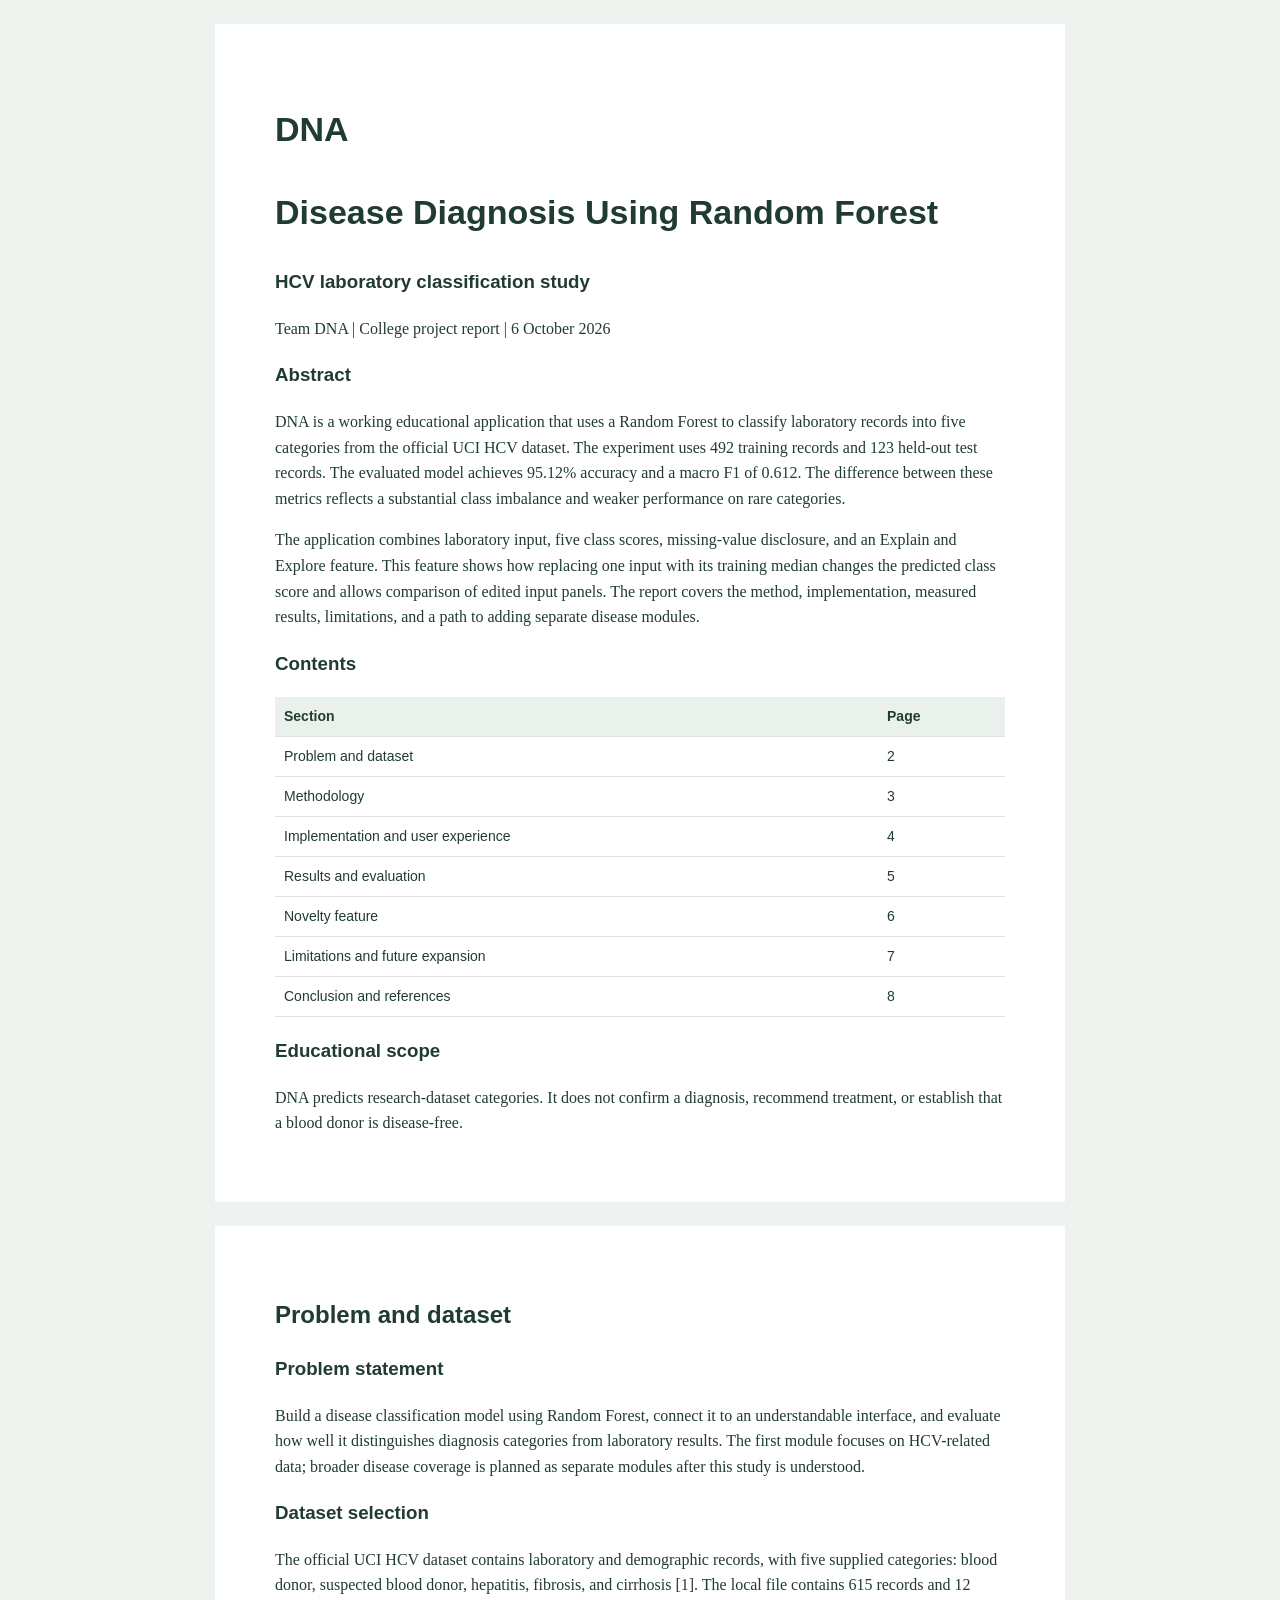
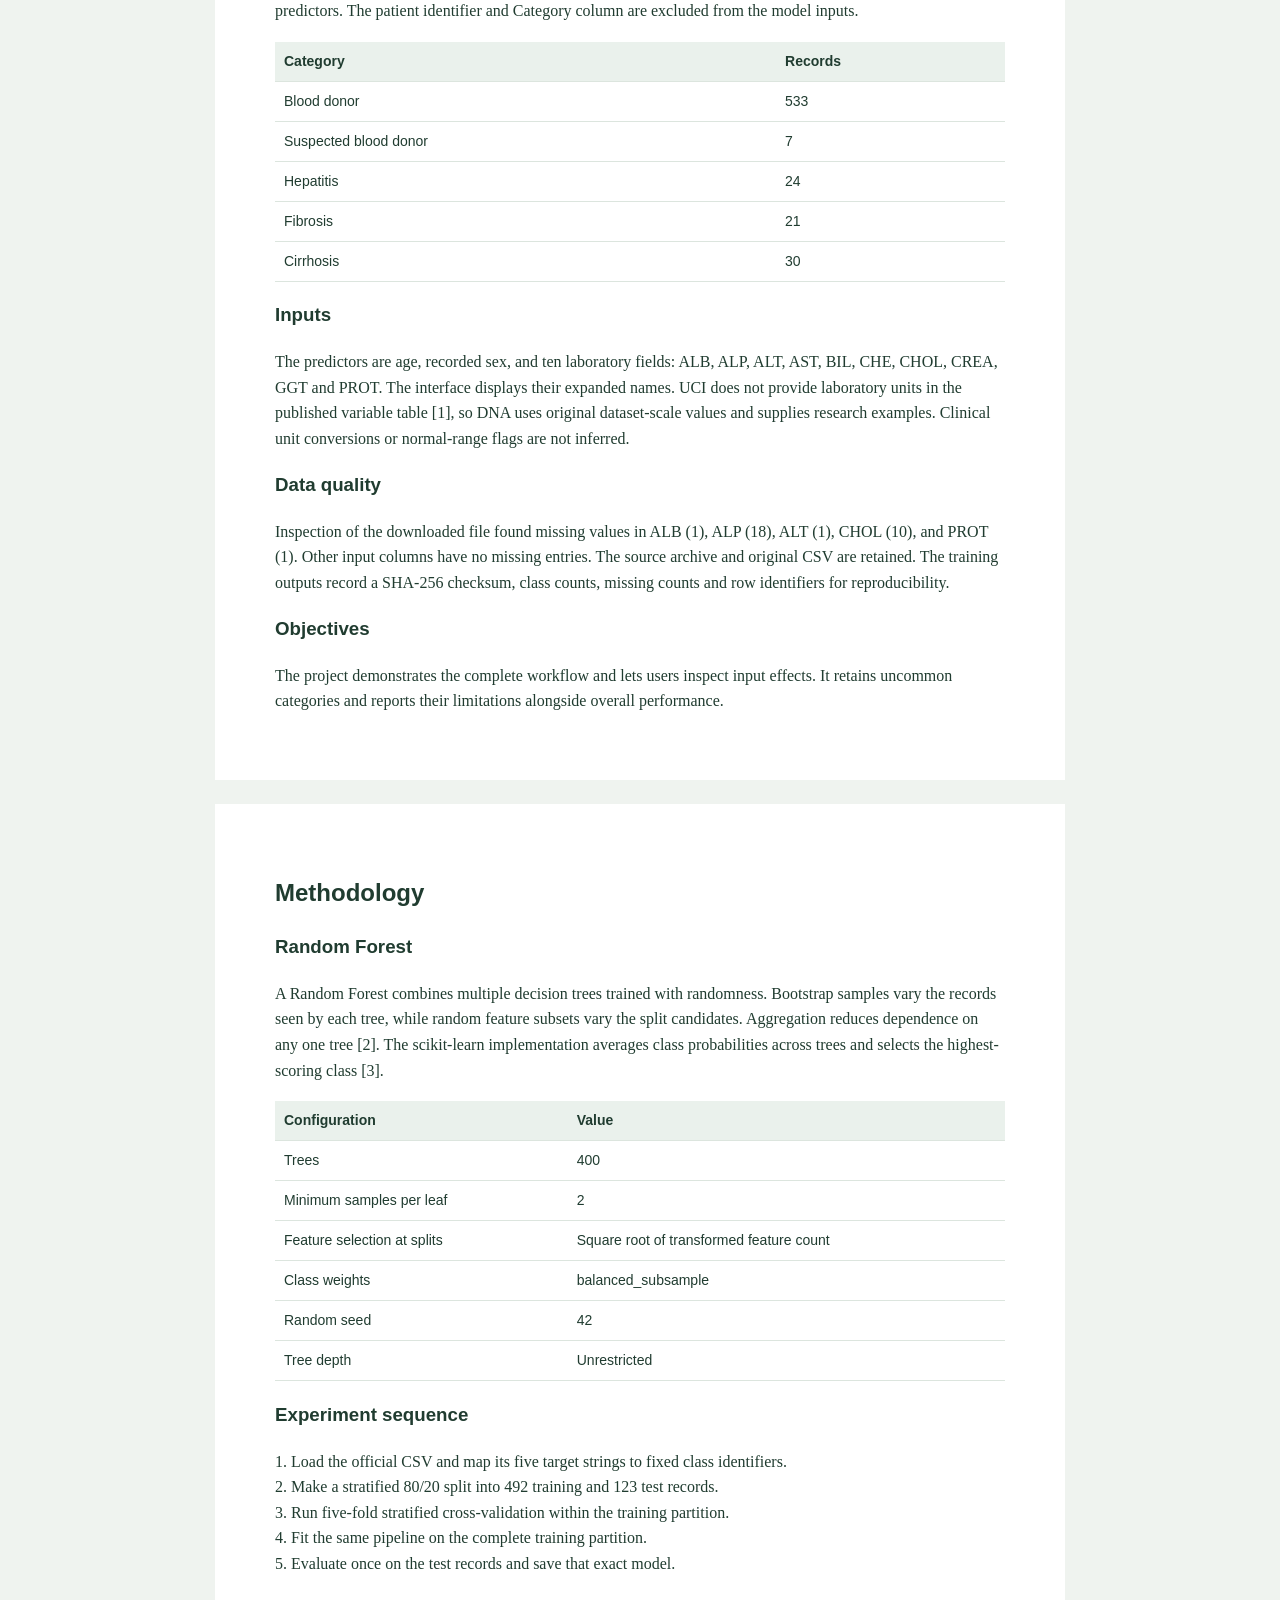
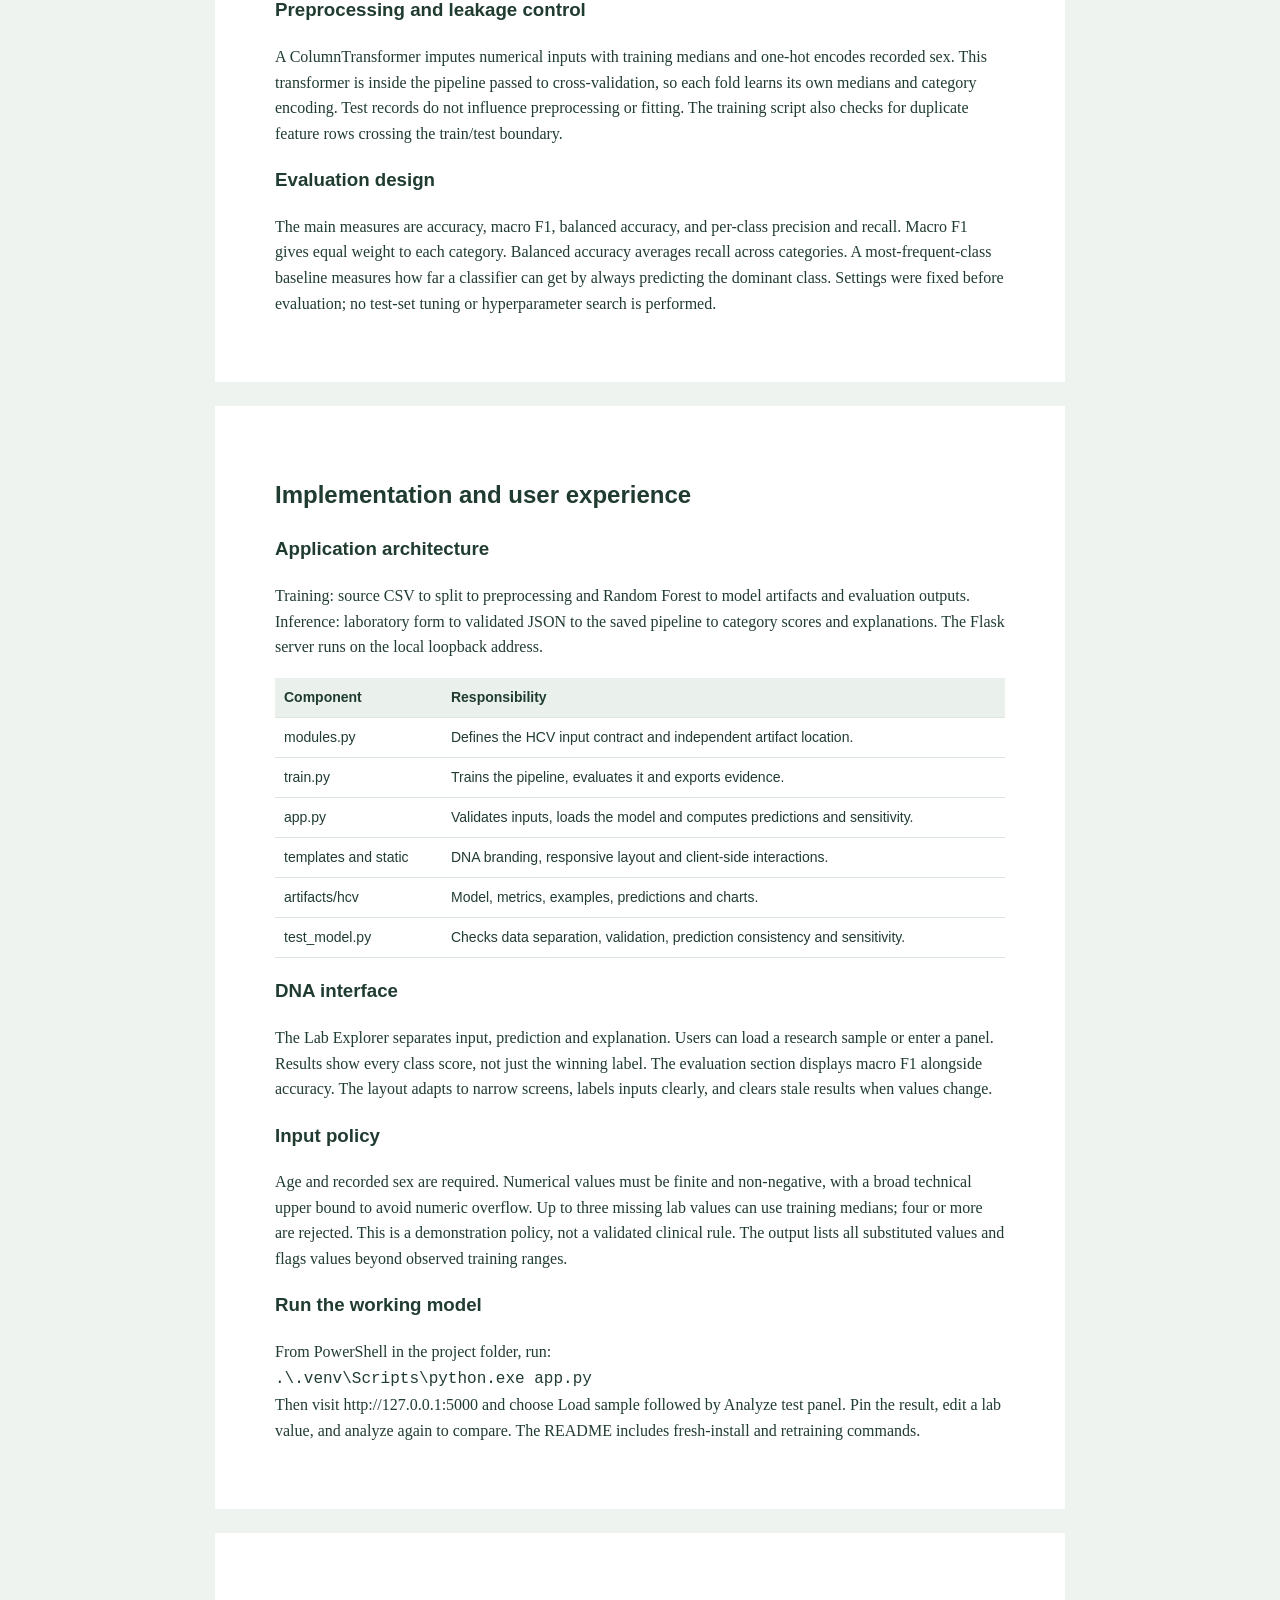
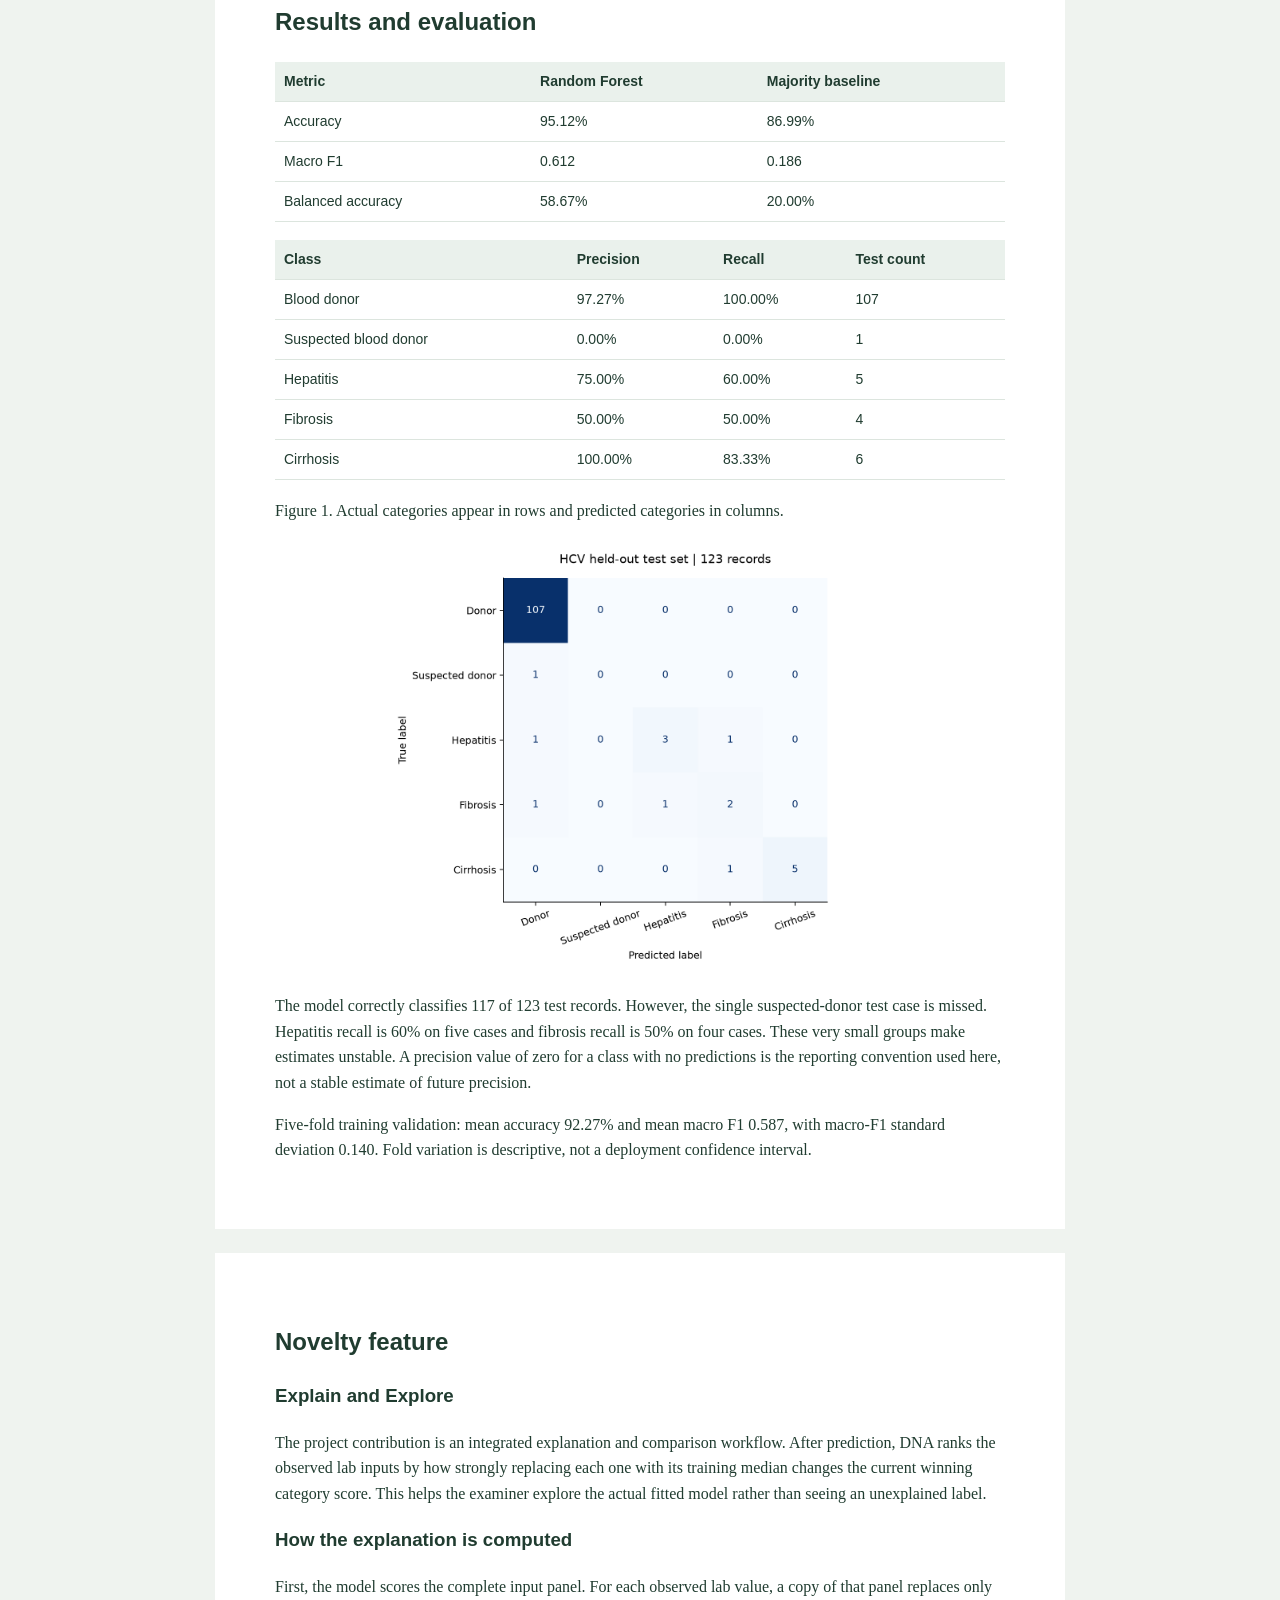
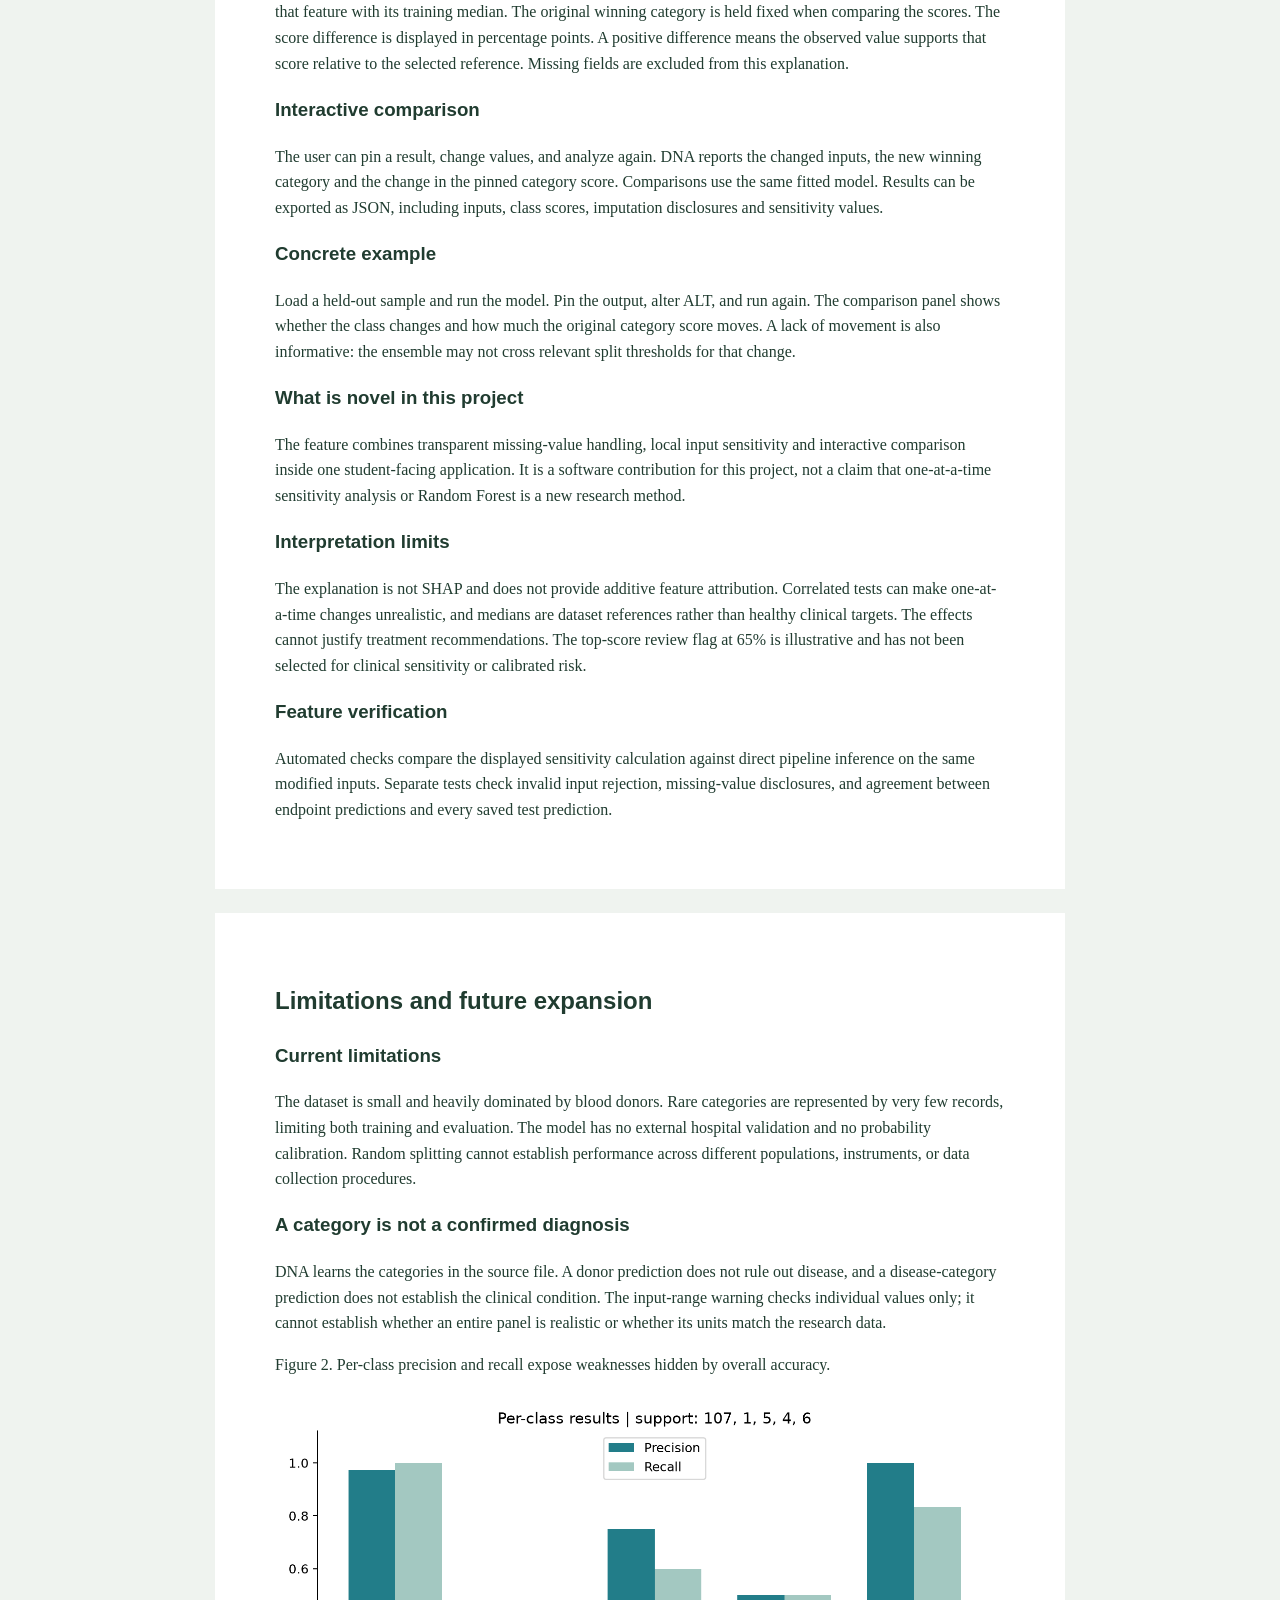
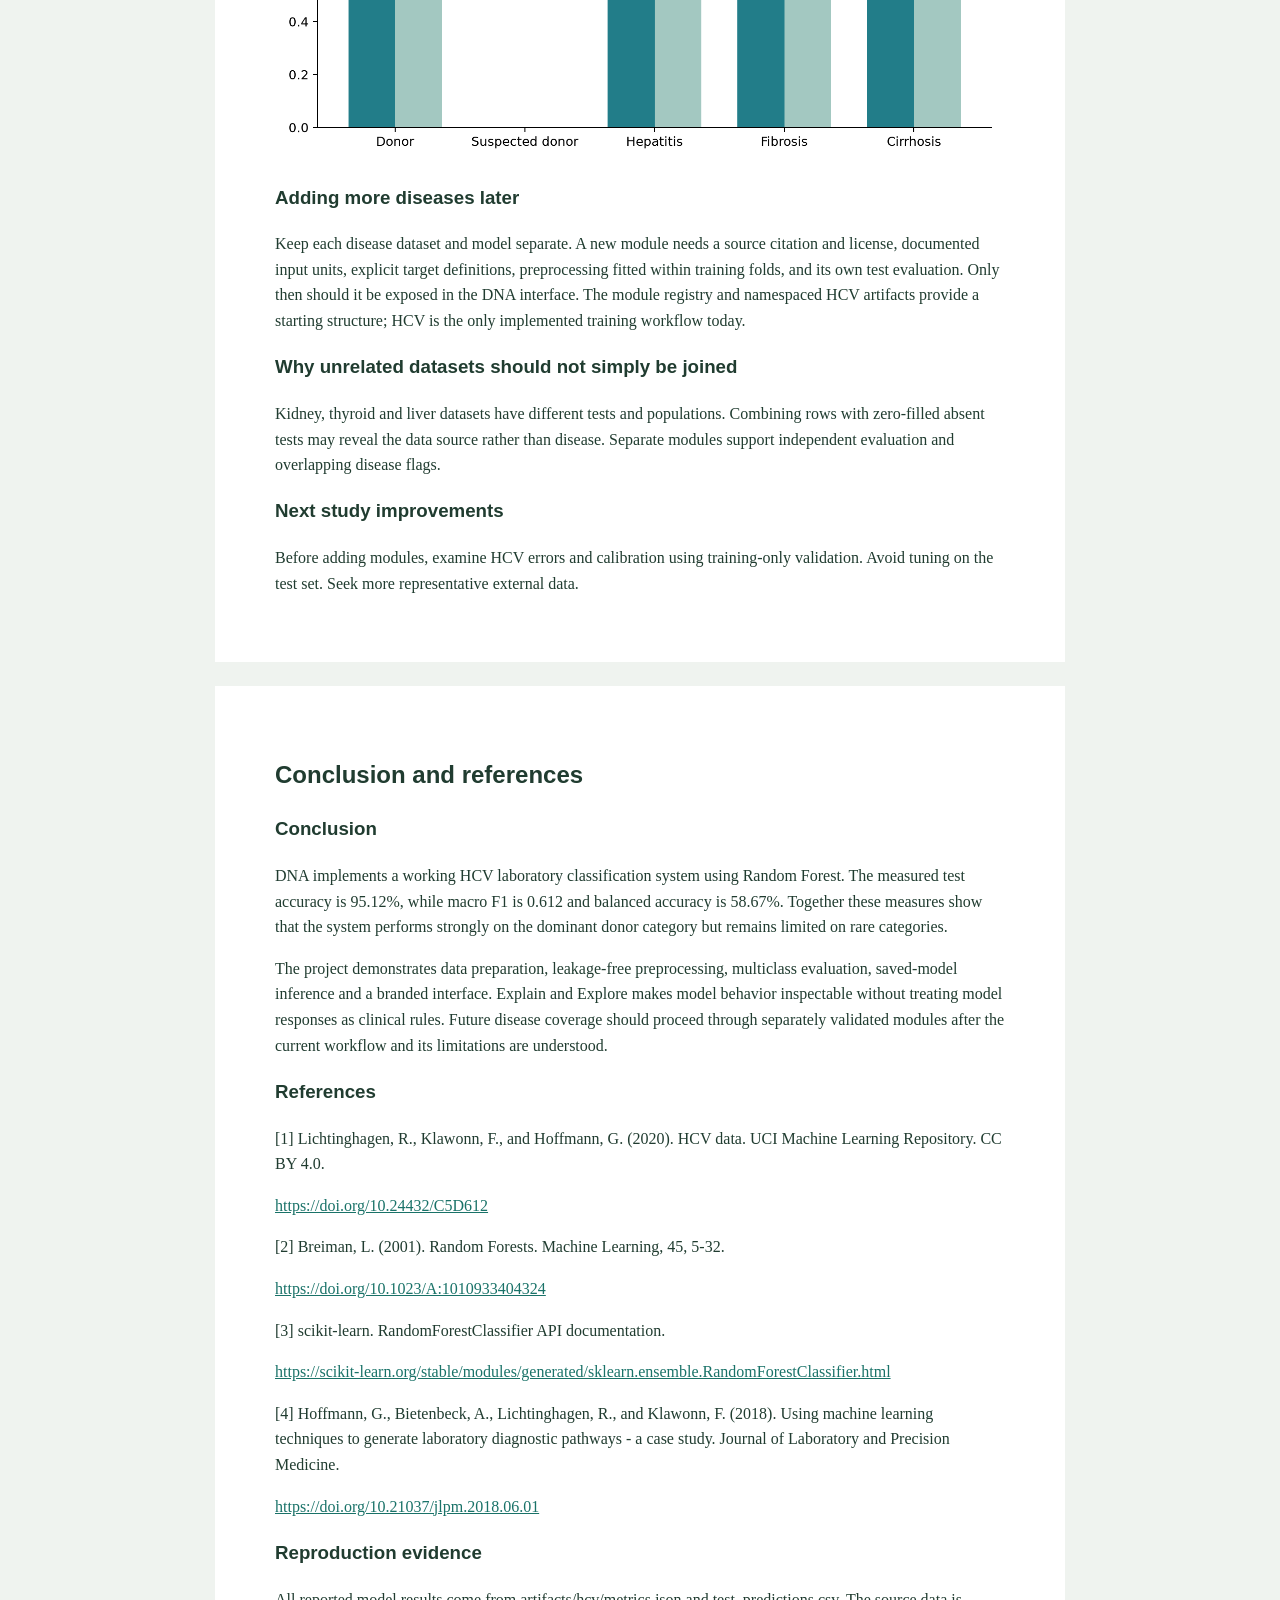
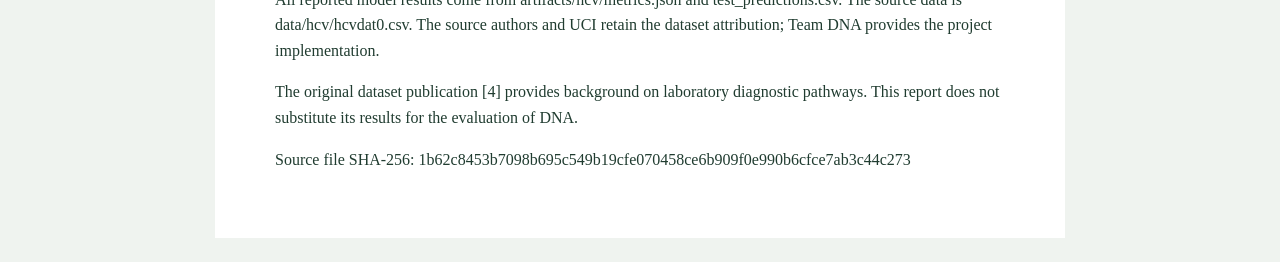
<file: report/DNA_HCV_Report.html>
<!doctype html><html lang="en"><meta charset="utf-8"><title>DNA HCV project report</title><style>body{font:16px/1.6 Georgia,serif;background:#eff3ef;color:#203c30;margin:0}section{box-sizing:border-box;max-width:850px;background:white;margin:24px auto;padding:50px 60px}h1,h2,h3{font-family:Arial}h1{font-size:34px}table{border-collapse:collapse;width:100%;font:14px/1.5 Arial;margin:18px 0}td,th{padding:9px;border-bottom:1px solid #dce5de;text-align:left;vertical-align:top}th{background:#eaf1ec}img{display:block;max-width:100%;max-height:430px;margin:20px auto}a{overflow-wrap:anywhere;color:#197268}@media print{section{page-break-after:always;margin:0;padding:0}}</style><body><section><h1>DNA</h1><h1>Disease Diagnosis Using Random Forest</h1><h3>HCV laboratory classification study</h3><p>Team DNA | College project report | 6 October 2026</p><h3>Abstract</h3><p>DNA is a working educational application that uses a Random Forest to classify laboratory records into five categories from the official UCI HCV dataset. The experiment uses 492 training records and 123 held-out test records. The evaluated model achieves 95.12% accuracy and a macro F1 of 0.612. The difference between these metrics reflects a substantial class imbalance and weaker performance on rare categories.</p><p>The application combines laboratory input, five class scores, missing-value disclosure, and an Explain and Explore feature. This feature shows how replacing one input with its training median changes the predicted class score and allows comparison of edited input panels. The report covers the method, implementation, measured results, limitations, and a path to adding separate disease modules.</p><h3>Contents</h3><table><tr><th>Section</th><th>Page</th></tr><tr><td>Problem and dataset</td><td>2</td></tr><tr><td>Methodology</td><td>3</td></tr><tr><td>Implementation and user experience</td><td>4</td></tr><tr><td>Results and evaluation</td><td>5</td></tr><tr><td>Novelty feature</td><td>6</td></tr><tr><td>Limitations and future expansion</td><td>7</td></tr><tr><td>Conclusion and references</td><td>8</td></tr></table><h3>Educational scope</h3><p>DNA predicts research-dataset categories. It does not confirm a diagnosis, recommend treatment, or establish that a blood donor is disease-free.</p></section><section><h2>Problem and dataset</h2><h3>Problem statement</h3><p>Build a disease classification model using Random Forest, connect it to an understandable interface, and evaluate how well it distinguishes diagnosis categories from laboratory results. The first module focuses on HCV-related data; broader disease coverage is planned as separate modules after this study is understood.</p><h3>Dataset selection</h3><p>The official UCI HCV dataset contains laboratory and demographic records, with five supplied categories: blood donor, suspected blood donor, hepatitis, fibrosis, and cirrhosis [1]. The local file contains 615 records and 12 predictors. The patient identifier and Category column are excluded from the model inputs.</p><table><tr><th>Category</th><th>Records</th></tr><tr><td>Blood donor</td><td>533</td></tr><tr><td>Suspected blood donor</td><td>7</td></tr><tr><td>Hepatitis</td><td>24</td></tr><tr><td>Fibrosis</td><td>21</td></tr><tr><td>Cirrhosis</td><td>30</td></tr></table><h3>Inputs</h3><p>The predictors are age, recorded sex, and ten laboratory fields: ALB, ALP, ALT, AST, BIL, CHE, CHOL, CREA, GGT and PROT. The interface displays their expanded names. UCI does not provide laboratory units in the published variable table [1], so DNA uses original dataset-scale values and supplies research examples. Clinical unit conversions or normal-range flags are not inferred.</p><h3>Data quality</h3><p>Inspection of the downloaded file found missing values in ALB (1), ALP (18), ALT (1), CHOL (10), and PROT (1). Other input columns have no missing entries. The source archive and original CSV are retained. The training outputs record a SHA-256 checksum, class counts, missing counts and row identifiers for reproducibility.</p><h3>Objectives</h3><p>The project demonstrates the complete workflow and lets users inspect input effects. It retains uncommon categories and reports their limitations alongside overall performance.</p></section><section><h2>Methodology</h2><h3>Random Forest</h3><p>A Random Forest combines multiple decision trees trained with randomness. Bootstrap samples vary the records seen by each tree, while random feature subsets vary the split candidates. Aggregation reduces dependence on any one tree [2]. The scikit-learn implementation averages class probabilities across trees and selects the highest-scoring class [3].</p><table><tr><th>Configuration</th><th>Value</th></tr><tr><td>Trees</td><td>400</td></tr><tr><td>Minimum samples per leaf</td><td>2</td></tr><tr><td>Feature selection at splits</td><td>Square root of transformed feature count</td></tr><tr><td>Class weights</td><td>balanced_subsample</td></tr><tr><td>Random seed</td><td>42</td></tr><tr><td>Tree depth</td><td>Unrestricted</td></tr></table><h3>Experiment sequence</h3><p>1. Load the official CSV and map its five target strings to fixed class identifiers.<br/>2. Make a stratified 80/20 split into 492 training and 123 test records.<br/>3. Run five-fold stratified cross-validation within the training partition.<br/>4. Fit the same pipeline on the complete training partition.<br/>5. Evaluate once on the test records and save that exact model.</p><h3>Preprocessing and leakage control</h3><p>A ColumnTransformer imputes numerical inputs with training medians and one-hot encodes recorded sex. This transformer is inside the pipeline passed to cross-validation, so each fold learns its own medians and category encoding. Test records do not influence preprocessing or fitting. The training script also checks for duplicate feature rows crossing the train/test boundary.</p><h3>Evaluation design</h3><p>The main measures are accuracy, macro F1, balanced accuracy, and per-class precision and recall. Macro F1 gives equal weight to each category. Balanced accuracy averages recall across categories. A most-frequent-class baseline measures how far a classifier can get by always predicting the dominant class. Settings were fixed before evaluation; no test-set tuning or hyperparameter search is performed.</p></section><section><h2>Implementation and user experience</h2><h3>Application architecture</h3><p>Training: source CSV to split to preprocessing and Random Forest to model artifacts and evaluation outputs. Inference: laboratory form to validated JSON to the saved pipeline to category scores and explanations. The Flask server runs on the local loopback address.</p><table><tr><th>Component</th><th>Responsibility</th></tr><tr><td>modules.py</td><td>Defines the HCV input contract and independent artifact location.</td></tr><tr><td>train.py</td><td>Trains the pipeline, evaluates it and exports evidence.</td></tr><tr><td>app.py</td><td>Validates inputs, loads the model and computes predictions and sensitivity.</td></tr><tr><td>templates and static</td><td>DNA branding, responsive layout and client-side interactions.</td></tr><tr><td>artifacts/hcv</td><td>Model, metrics, examples, predictions and charts.</td></tr><tr><td>test_model.py</td><td>Checks data separation, validation, prediction consistency and sensitivity.</td></tr></table><h3>DNA interface</h3><p>The Lab Explorer separates input, prediction and explanation. Users can load a research sample or enter a panel. Results show every class score, not just the winning label. The evaluation section displays macro F1 alongside accuracy. The layout adapts to narrow screens, labels inputs clearly, and clears stale results when values change.</p><h3>Input policy</h3><p>Age and recorded sex are required. Numerical values must be finite and non-negative, with a broad technical upper bound to avoid numeric overflow. Up to three missing lab values can use training medians; four or more are rejected. This is a demonstration policy, not a validated clinical rule. The output lists all substituted values and flags values beyond observed training ranges.</p><h3>Run the working model</h3><p>From PowerShell in the project folder, run:<br/><font face="Courier">.\.venv\Scripts\python.exe app.py</font><br/>Then visit http://127.0.0.1:5000 and choose Load sample followed by Analyze test panel. Pin the result, edit a lab value, and analyze again to compare. The README includes fresh-install and retraining commands.</p></section><section><h2>Results and evaluation</h2><table><tr><th>Metric</th><th>Random Forest</th><th>Majority baseline</th></tr><tr><td>Accuracy</td><td>95.12%</td><td>86.99%</td></tr><tr><td>Macro F1</td><td>0.612</td><td>0.186</td></tr><tr><td>Balanced accuracy</td><td>58.67%</td><td>20.00%</td></tr></table><table><tr><th>Class</th><th>Precision</th><th>Recall</th><th>Test count</th></tr><tr><td>Blood donor</td><td>97.27%</td><td>100.00%</td><td>107</td></tr><tr><td>Suspected blood donor</td><td>0.00%</td><td>0.00%</td><td>1</td></tr><tr><td>Hepatitis</td><td>75.00%</td><td>60.00%</td><td>5</td></tr><tr><td>Fibrosis</td><td>50.00%</td><td>50.00%</td><td>4</td></tr><tr><td>Cirrhosis</td><td>100.00%</td><td>83.33%</td><td>6</td></tr></table><p>Figure 1. Actual categories appear in rows and predicted categories in columns.</p><img alt="Figure 1. Actual categories appear in rows and predicted categories in columns." src="[data-uri]"><p>The model correctly classifies 117 of 123 test records. However, the single suspected-donor test case is missed. Hepatitis recall is 60% on five cases and fibrosis recall is 50% on four cases. These very small groups make estimates unstable. A precision value of zero for a class with no predictions is the reporting convention used here, not a stable estimate of future precision.</p><p>Five-fold training validation: mean accuracy 92.27% and mean macro F1 0.587, with macro-F1 standard deviation 0.140. Fold variation is descriptive, not a deployment confidence interval.</p></section><section><h2>Novelty feature</h2><h3>Explain and Explore</h3><p>The project contribution is an integrated explanation and comparison workflow. After prediction, DNA ranks the observed lab inputs by how strongly replacing each one with its training median changes the current winning category score. This helps the examiner explore the actual fitted model rather than seeing an unexplained label.</p><h3>How the explanation is computed</h3><p>First, the model scores the complete input panel. For each observed lab value, a copy of that panel replaces only that feature with its training median. The original winning category is held fixed when comparing the scores. The score difference is displayed in percentage points. A positive difference means the observed value supports that score relative to the selected reference. Missing fields are excluded from this explanation.</p><h3>Interactive comparison</h3><p>The user can pin a result, change values, and analyze again. DNA reports the changed inputs, the new winning category and the change in the pinned category score. Comparisons use the same fitted model. Results can be exported as JSON, including inputs, class scores, imputation disclosures and sensitivity values.</p><h3>Concrete example</h3><p>Load a held-out sample and run the model. Pin the output, alter ALT, and run again. The comparison panel shows whether the class changes and how much the original category score moves. A lack of movement is also informative: the ensemble may not cross relevant split thresholds for that change.</p><h3>What is novel in this project</h3><p>The feature combines transparent missing-value handling, local input sensitivity and interactive comparison inside one student-facing application. It is a software contribution for this project, not a claim that one-at-a-time sensitivity analysis or Random Forest is a new research method.</p><h3>Interpretation limits</h3><p>The explanation is not SHAP and does not provide additive feature attribution. Correlated tests can make one-at-a-time changes unrealistic, and medians are dataset references rather than healthy clinical targets. The effects cannot justify treatment recommendations. The top-score review flag at 65% is illustrative and has not been selected for clinical sensitivity or calibrated risk.</p><h3>Feature verification</h3><p>Automated checks compare the displayed sensitivity calculation against direct pipeline inference on the same modified inputs. Separate tests check invalid input rejection, missing-value disclosures, and agreement between endpoint predictions and every saved test prediction.</p></section><section><h2>Limitations and future expansion</h2><h3>Current limitations</h3><p>The dataset is small and heavily dominated by blood donors. Rare categories are represented by very few records, limiting both training and evaluation. The model has no external hospital validation and no probability calibration. Random splitting cannot establish performance across different populations, instruments, or data collection procedures.</p><h3>A category is not a confirmed diagnosis</h3><p>DNA learns the categories in the source file. A donor prediction does not rule out disease, and a disease-category prediction does not establish the clinical condition. The input-range warning checks individual values only; it cannot establish whether an entire panel is realistic or whether its units match the research data.</p><p>Figure 2. Per-class precision and recall expose weaknesses hidden by overall accuracy.</p><img alt="Figure 2. Per-class precision and recall expose weaknesses hidden by overall accuracy." src="[data-uri]"><h3>Adding more diseases later</h3><p>Keep each disease dataset and model separate. A new module needs a source citation and license, documented input units, explicit target definitions, preprocessing fitted within training folds, and its own test evaluation. Only then should it be exposed in the DNA interface. The module registry and namespaced HCV artifacts provide a starting structure; HCV is the only implemented training workflow today.</p><h3>Why unrelated datasets should not simply be joined</h3><p>Kidney, thyroid and liver datasets have different tests and populations. Combining rows with zero-filled absent tests may reveal the data source rather than disease. Separate modules support independent evaluation and overlapping disease flags.</p><h3>Next study improvements</h3><p>Before adding modules, examine HCV errors and calibration using training-only validation. Avoid tuning on the test set. Seek more representative external data.</p></section><section><h2>Conclusion and references</h2><h3>Conclusion</h3><p>DNA implements a working HCV laboratory classification system using Random Forest. The measured test accuracy is 95.12%, while macro F1 is 0.612 and balanced accuracy is 58.67%. Together these measures show that the system performs strongly on the dominant donor category but remains limited on rare categories.</p><p>The project demonstrates data preparation, leakage-free preprocessing, multiclass evaluation, saved-model inference and a branded interface. Explain and Explore makes model behavior inspectable without treating model responses as clinical rules. Future disease coverage should proceed through separately validated modules after the current workflow and its limitations are understood.</p><h3>References</h3><p>[1] Lichtinghagen, R., Klawonn, F., and Hoffmann, G. (2020). HCV data. UCI Machine Learning Repository. CC BY 4.0.</p><p><a href="https://doi.org/10.24432/C5D612" color="#197268">https://doi.org/10.24432/C5D612</a></p><p>[2] Breiman, L. (2001). Random Forests. Machine Learning, 45, 5-32.</p><p><a href="https://doi.org/10.1023/A:1010933404324" color="#197268">https://doi.org/10.1023/A:1010933404324</a></p><p>[3] scikit-learn. RandomForestClassifier API documentation.</p><p><a href="https://scikit-learn.org/stable/modules/generated/sklearn.ensemble.RandomForestClassifier.html" color="#197268">https://scikit-learn.org/stable/modules/generated/sklearn.ensemble.RandomForestClassifier.html</a></p><p>[4] Hoffmann, G., Bietenbeck, A., Lichtinghagen, R., and Klawonn, F. (2018). Using machine learning techniques to generate laboratory diagnostic pathways - a case study. Journal of Laboratory and Precision Medicine.</p><p><a href="https://doi.org/10.21037/jlpm.2018.06.01" color="#197268">https://doi.org/10.21037/jlpm.2018.06.01</a></p><h3>Reproduction evidence</h3><p>All reported model results come from artifacts/hcv/metrics.json and test_predictions.csv. The source data is data/hcv/hcvdat0.csv. The source authors and UCI retain the dataset attribution; Team DNA provides the project implementation.</p><p>The original dataset publication [4] provides background on laboratory diagnostic pathways. This report does not substitute its results for the evaluation of DNA.</p><p>Source file SHA-256: 1b62c8453b7098b695c549b19cfe070458ce6b909f0e990b6cfce7ab3c44c273</p></section></body></html>
</file>
